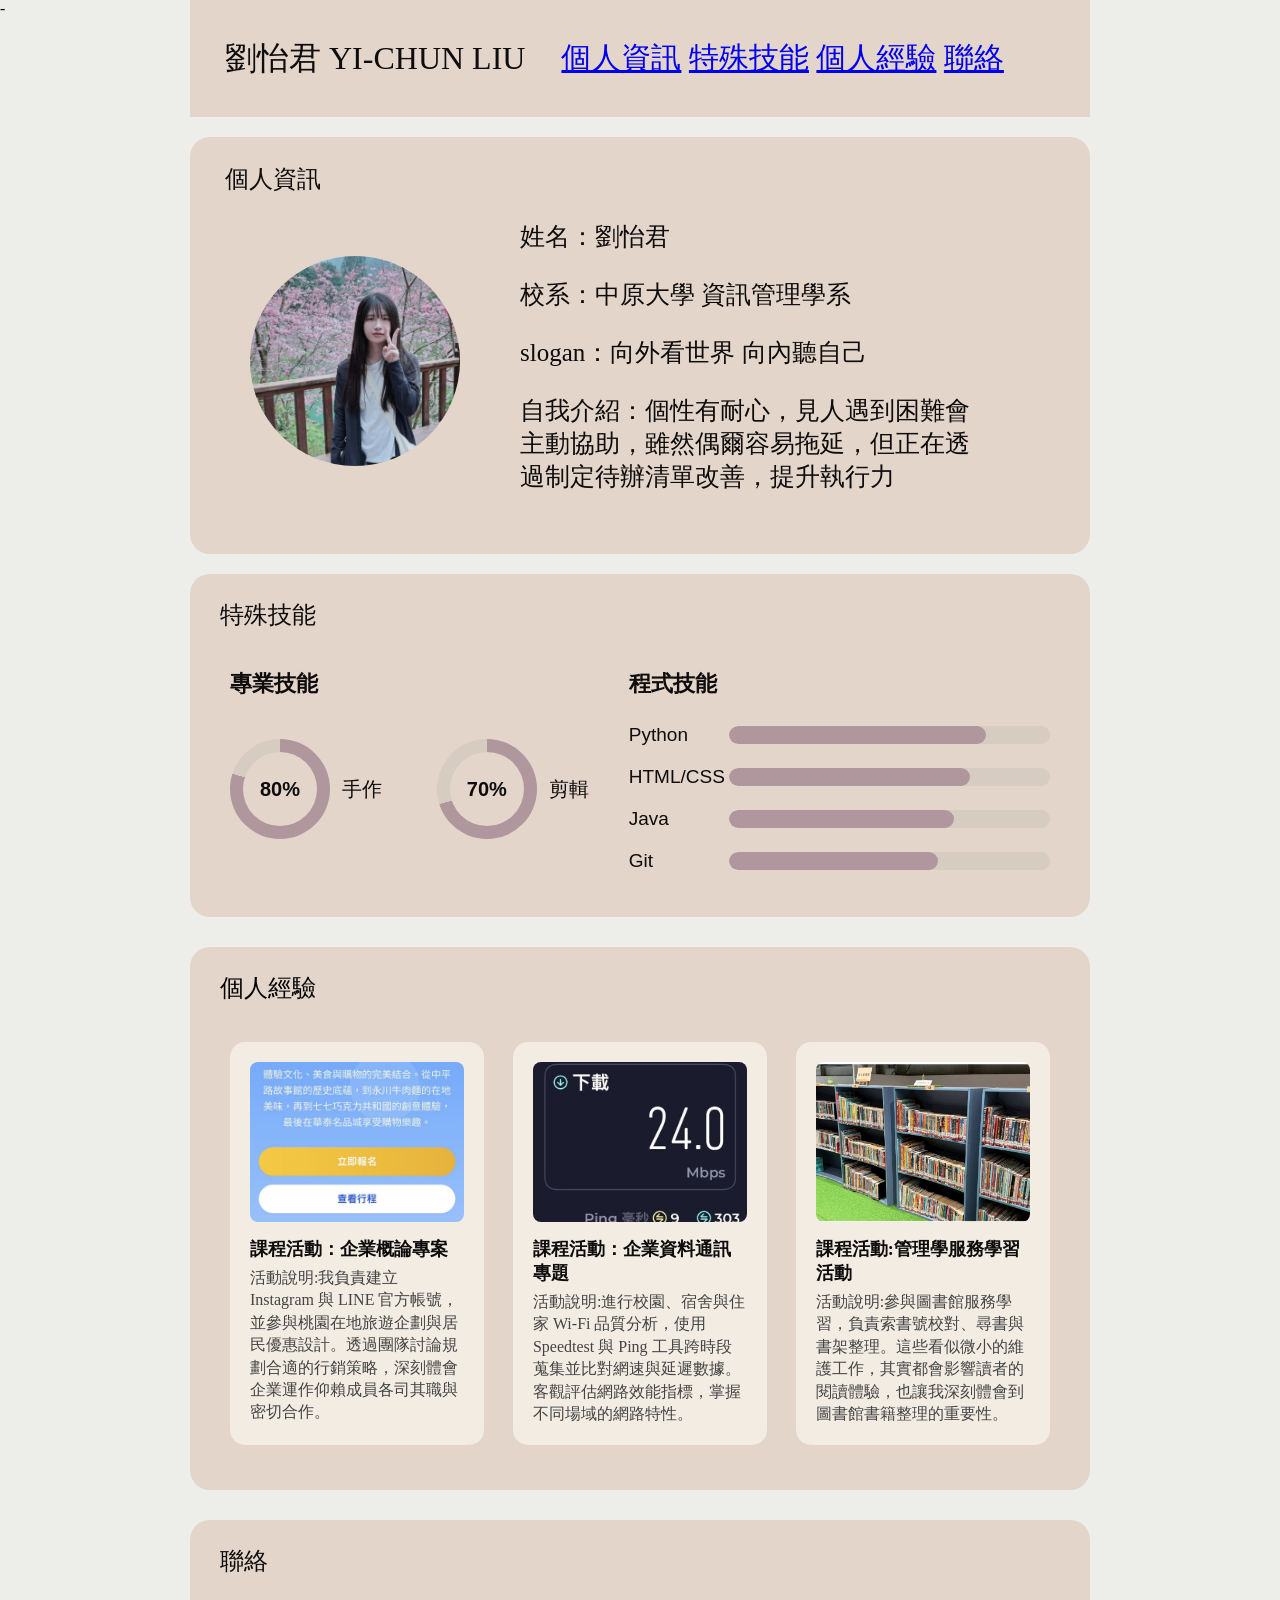
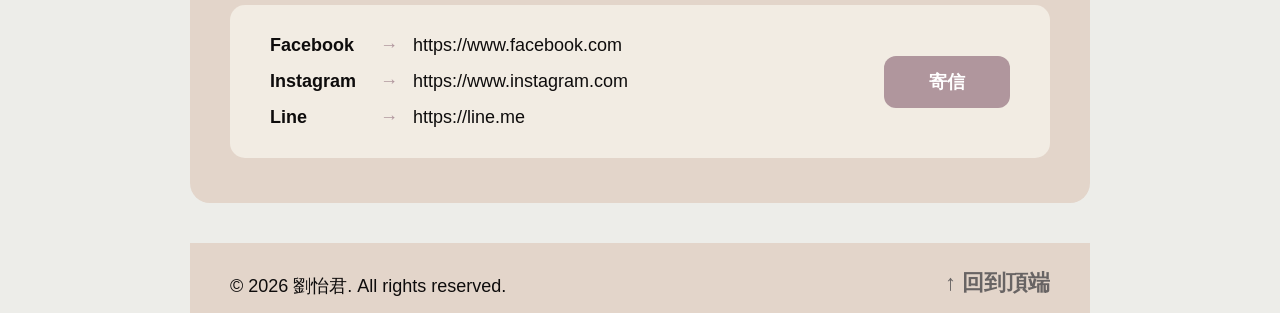
<file: index.html>
<!DOCTYPE html>
<html lang="en">
<head>
    <meta charset="UTF-8">
    <meta name="viewport" content="width=device-width, initial-scale=1.0">
    <title>個人網站</title>
    <link rel="stylesheet" href="assets/information.css">
 -  <link rel="stylesheet" href="assets/experience.css">
    <link rel="stylesheet" href="assets/skills.css">
    <link rel="stylesheet" href="assets/contact.css">
    <link rel="stylesheet" href="assets/footer.css">
    
</head>
<body>
    <header>
        <div class="name">劉怡君 YI-CHUN LIU</div>
        <nav>
            <a href="#information">個人資訊</a>
            <a href="#skills">特殊技能</a>
            <a href="#experience">個人經驗</a>
            <a href="#contact">聯絡</a>
        </nav>
    </header>

    <section class="information" id="information">
        <h1 class="title01">個人資訊</h1>
        <div class="content">
           <div class="photo01">
               <img src="image/photo.jpg.jpg" />
           </div>
           <div class="introduce">
               <p>姓名：劉怡君</p>
               <p>校系：中原大學 資訊管理學系</p>
               <p>slogan：向外看世界 向內聽自己</p>
               <p>自我介紹：個性有耐心，見人遇到困難會主動協助，雖然偶爾容易拖延，但正在透過制定待辦清單改善，提升執行力</p><br>
           </div>
        </div>
    </section>

 <section class="skills" id="skills">
    <h1 class="title02">特殊技能</h1>
    <div class="professional">
        <div class="left">
            <h4 class="skill01">專業技能</h4>
            <div class="rings-container">
                <div class="ring-item">
                    <div class="circle" style="--percent: 80%;">
                        <div class="ring-inner">80%</div>
                    </div>
                    <span class="ring-name">手作</span>
                </div>

                <div class="ring-item">
                    <div class="circle" style="--percent: 70%;">
                        <div class="ring-inner">70%</div>
                    </div>
                    <span class="ring-name">剪輯</span>
                </div>
            </div>
        </div>

        <div class="right">
            <h4 class="skill01">程式技能</h4>
            <div class="bar-item">
                <span class="bar-name">Python</span>
                <div class="bar-track">
                    <div class="bar-fill" style="width: 80%;"></div>
                </div>
            </div>

            <div class="bar-item">
                <span class="bar-name">HTML/CSS</span>
                <div class="bar-track">
                    <div class="bar-fill" style="width: 75%;"></div>
                </div>
            </div>

            <div class="bar-item">
                <span class="bar-name">Java</span>
                <div class="bar-track">
                    <div class="bar-fill" style="width: 70%;"></div>
                </div>
            </div>

            <div class="bar-item">
                <span class="bar-name">Git</span>
                <div class="bar-track">
                    <div class="bar-fill" style="width: 65%;"></div>
                </div>
            </div>
        </div>
    </div>
</section>

<section class="experience" id="experience">
    <h1 class="title03">個人經驗</h1>
    <div class="card01">
        <article class="card">
            <div class="card-img">
                <img src="image/website.jpg.jpg" alt="專案圖片">
            </div>
            <div class="card-desc">
                <span class="project-title">課程活動：企業概論專案</span><br>
                <span class="project-detail">活動說明:我負責建立 Instagram 與 LINE 官方帳號，並參與桃園在地旅遊企劃與居民優惠設計。透過團隊討論規劃合適的行銷策略，深刻體會企業運作仰賴成員各司其職與密切合作。 </span><br>
            </div>
        </article>

        <article class="card">
            <div class="card-img">
                <img src="image/web.jpg.jpg" alt="專案圖片">
            </div>
            <div class="card-desc">
                <span class="project-title">課程活動：企業資料通訊專題</span><br>
                <span class="project-detail">活動說明:進行校園、宿舍與住家 Wi-Fi 品質分析，使用 Speedtest 與 Ping 工具跨時段蒐集並比對網速與延遲數據。客觀評估網路效能指標，掌握不同場域的網路特性。</span>
            </div>
        </article>

        <article class="card">
            <div class="card-img">
                <img src="image/book.jpg.png" alt="整理完書櫃圖片">
            </div>
            <div class="card-desc">
                <span class="project-title">課程活動:管理學服務學習活動</span><br>
                <span class="project-detail">活動說明:參與圖書館服務學習，負責索書號校對、尋書與書架整理。這些看似微小的維護工作，其實都會影響讀者的閱讀體驗，也讓我深刻體會到圖書館書籍整理的重要性。</span><br>
            </div>
        </article>
    </div>
</section>

<section class="contact" id="contact">
    <div class="terminal">
        <h1 class="title04">聯絡</h1>
        <div class="links">
            <div class="link">
                <span class="platform">Facebook</span>
                <span class="arrow">→</span>
                <a href="https://www.facebook.com/share/1E4DamgkF6/?mibextid=wwXIfr" target="_blank">https://www.facebook.com</a>
            </div>
            <div class="link">
                <span class="platform">Instagram</span>
                <span class="arrow">→</span>
                <a href="https://www.instagram.com/yijun._.0219?xtok=ZXBvcXY1Z3RoNjcw&utm_source=qr" target="_blank">https://www.instagram.com</a>
            </div>
            <div class="link">
                <span class="platform">Line</span>
                <span class="arrow">→</span>
                <a href="https://line.me/D" target="_blank">https://line.me</a>
            </div>
        </div>

        <div class="contact-action">
            <a href="mailto:a0988951770@gmail.com" class="mailto">寄信</a>
        </div>
    </div>
</section>

<footer class="footer" id="footer">
    <p class="copyright">© 2026 劉怡君. All rights reserved.</p>
    <a href="#" class="back-to-top">↑ 回到頂端</a>
</footer>

</body>
</html>
</file>
<file: assets/information.css>
*{
    box-sizing: border-box;
}
                                                                   
body {
    background-color: #edede9;
    margin: 0px;
    padding: 0px;
}      

header {
    background-color: #e3d5ca;
    color: #0e0c0c;
    font-family: 標楷體; 
    text-align: left;           
    margin: -18px auto 0 auto;             
    padding: 30px 35px;
    font-size: 32px;
    width: 100%;
    max-width: 900px;
    align-items: center;
    display: flex;
}

nav {
    text-align: right;
    font-family: 標楷體; 
    margin-left: 20px ;
    color: #0e0c0c;            
    padding: 8px 16px;
    font-size: 30px;
}

nav a:hover {
    background-color: #D5B9B2;
    color: #FFFCF2;
}

.information {
    background-color: #e3d5ca;
    margin: 20px auto;
    padding: 50px 40px 0px 40px;
    width: 90%;
    max-width: 900px;
    border-radius: 20px;
    box-sizing: border-box;
    align-items: center;
    display: flex;
    position: relative;
}

 .title01 {
    position: absolute;
    font-family: 標楷體;
    color: #0e0c0c;
    top: 6px;
    left: 35px;    
    font-weight: normal;
    text-align: left;
}

.content {
    display: flex;
    align-items: center;
    width: 100%;
}

.photo01 {
    width: 210px;
    height: 210px;
    background-color: #d6ccc2;
    align-items: center;
    border-radius: 50%; 
    display: flex;
    margin-left: 20px;
    flex-shrink: 0;
    margin-top: -20px;
    overflow: hidden;
}

.photo01 img{
    width: 100%;
    height: 100%;
    object-fit: cover;
}

.introduce {
    font-family: 標楷體;
    font-size: 25px;
    margin: 8px 0;
    color: #0e0c0c;
    text-align: left;
    margin-left: 60px;
    max-width: 450px;
}


@media (max-width: 768px) {
    .information {
        flex-direction: column;
        padding: 50px 20px 30px 20px;
        text-align: center;
    }

    .content {
        flex-direction: column;
        align-items: center;
    }
    .photo01 {
        width: 150px;
        height: 150px;
        margin: 0 auto 20px auto;
    }

    .introduce {
        margin-left: 0;
        text-align: center;
        font-size: 20px;
    }
}
</file>
<file: assets/experience.css>
.experience {
    background-color: #e3d5ca;  
    margin: 30px auto;
    padding: 70px 40px 45px 40px;
    width: 90%;
    max-width: 900px;
    border-radius: 20px;
    box-sizing: border-box;
    position: relative;
}

.title03 {
    position: absolute;
    top: 25px;
    left: 30px;
    margin: 0;
    font-family: "標楷體";
    font-weight: normal;
    color: #000000;
}

.card01 {
    display: flex;
    justify-content: space-between;
    align-items: stretch; 
    gap: 20px;            
    width: 100%;
    margin-top: 25px;     
    box-sizing: border-box;
}

.card {
    background-color: #f2ece3;     
    border: #9a8c98;   
    border-radius: 15px;
    padding: 20px;
    width: 31%;                    
    display: flex;
    flex-direction: column;
    box-sizing: border-box;
}

.card-img {
    width: 100%;
    height: 160px;                
    background-color: #e6dfd5;     
    border-radius: 8px;
    display: flex;
    justify-content: center;
    align-items: center;
    overflow: hidden;
    margin-bottom: 15px;
}

.card-img img {
    width: 100%;
    height: 100%;
    object-fit: cover; 
}            

.card-desc {
    font-family: "標楷體";
    text-align: left;             
    margin: 0;
    width: 100%;
}

.project-title {
    font-size: 18px;
    font-weight: bold;
    color: #0e0c0c;
}

.project-detail {
    font-size: 16px;
    color: #444444;
    display: inline-block;
    margin-top: 6px;                
    line-height: 1.4;             
}

@media (max-width: 768px) {
    .experience {
        padding: 60px 20px 30px 20px;
        width: 90%;
    }

    .card01 {
        flex-direction: column;
        gap: 20px; 
    }

    .card {
        width: 100%;
    }
}
</file>
<file: assets/skills.css>
.skills {
    background-color: #e3d5ca;
    margin: 20px auto;
    padding: 80px 40px 45px 40px;
    width: 90%;
    max-width: 900px;
    border-radius: 20px;
    box-sizing: border-box;
    position: relative;
}

.title02 {
    position: absolute;
    top: 25px;
    left: 30px;
    margin: 0;
    font-family: "標楷體", sans-serif;
    font-weight: normal;
    color: #0e0c0c;
}

.professional {
    display: flex;
    justify-content: space-between;
    align-items: flex-start;
    gap: 40px;
    margin-top: 15px;
    width: 100%;
    box-sizing: border-box;
}

.skill01 {
    font-family: "標楷體", sans-serif;
    font-size: 22px;
    font-weight: bold;
    color: #0e0c0c;
    margin-top: 0;
    margin-bottom: 25px;
}

.left {
    width: 46%;
    display: flex;
    flex-direction: column;
}

.rings-container {
    display: flex;
    justify-content: space-between;
    align-items: center;
    margin-top: 15px;
    gap: 15px;
}

.ring-item {
    display: flex;
    align-items: center;
    gap: 12px;
}

.circle {
    width: 100px;
    height: 100px;
    border-radius: 50%;
    background: conic-gradient(#b0969d 0% var(--percent), #d6ccc2 var(--percent) 100%);
    display: flex;
    justify-content: center;
    align-items: center;
}


.ring-inner {
    width: 74px;
    height: 74px;
    border-radius: 50%;
    background-color: #e3d5ca;
    display: flex;
    justify-content: center;
    align-items: center;
    font-family: "標楷體", sans-serif;
    font-size: 20px;
    font-weight: bold;
    color: #0e0c0c;
}

.ring-name {
    font-family: "標楷體", sans-serif;
    font-size: 20px;
    color: #0e0c0c;
}

.right {
    width: 54%;
    display: flex;
    flex-direction: column;
}

.bar-item {
    display: flex;
    align-items: center;
    margin-bottom: 20px;
}

.bar-item:last-child {
    margin-bottom: 0;
}

.bar-name {
    width: 100px;
    font-family: "標楷體", sans-serif;
    font-size: 19px;
    color: #0e0c0c;
    flex-shrink: 0;
}

.bar-track {
    flex-grow: 1;
    height: 18px;
    background-color: #d6ccc2;
    border-radius: 10px;
    overflow: hidden;
}
.bar-fill {
    height: 100%;
    background-color: #b0969d;
    border-radius: 10px;
}

@media (max-width: 768px) {
    .skills {
        padding: 60px 20px 30px 20px;
        width: 90%;
    }

    .professional {
        flex-direction: column;
        gap: 30px;
    }

    .left, .right {
        width: 100%;
    }

    .rings-container {
        flex-direction: column;
        align-items: flex-start;
        gap: 15px;
    }

    .bar-item {
        width: 100%;
    }
}
</file>
<file: assets/contact.css>
.contact {
    background-color: #e3d5ca;
    margin: 30px auto;
    padding: 70px 40px 45px 40px;
    width: 90%;
    max-width: 900px;
    border-radius: 20px;
    box-sizing: border-box;
    position: relative;
    font-family: "標楷體", sans-serif;
}

.title04 {
    position: absolute;
    top: 25px;
    left: 30px;
    margin: 0;
    font-family: "標楷體", sans-serif;
    font-weight: normal;
    color: #0e0c0c;
}

.terminal {
    background-color: #f2ece3;
    border-radius: 15px;
    padding: 30px 40px;
    width: 100%;
    display: flex;
    justify-content: space-between;
    align-items: center;
    box-sizing: border-box;
    margin-top: 15px;
}

.links {
    display: flex;
    flex-direction: column;
    gap: 15px;
}

.link {
    display: flex;
    align-items: center;
    font-size: 18px;
    color: #0e0c0c;
}

.platform {
    width: 110px;
    display: inline-block;
    font-weight: bold;
}

.arrow {
    margin-right: 15px;
    color: #b0969d;
}

.link a {
    color: #0e0c0c;
    text-decoration: none;
}

.link a:hover {
    text-decoration: underline;
}

.mailto {
    display: inline-block;
    background-color: #b0969d;
    color: #ffffff;
    font-size: 18px;
    font-weight: bold;
    padding: 14px 45px;
    border-radius: 12px;
    text-decoration: none;
}

.mailto:hover {
    background-color: #9a8c98;
}

@media (max-width: 768px) {
    .contact {
        padding: 60px 20px 30px 20px;
        width: 90%;
    }

    .terminal {
        flex-direction: column;
        align-items: flex-start;
        padding: 25px 20px;
        gap: 25px;
    }

    .links {
        width: 100%;
        gap: 12px;
    }

    .mailto {
        width: 100%;
        text-align: center;
        box-sizing: border-box;
    }
}
</file>
<file: assets/footer.css>
.footer {
    background-color: #e3d5ca;
    width: 100%;
    max-width: 900px;
    margin: 40px auto 0 auto;
    padding: 15px 40px;
    box-sizing: border-box;
    display: flex;
    justify-content: space-between;
    align-items: flex-end; 
    height: 70px; 
}

.copyright {
    margin: 0;
    font-size: 18px;
    color: #0e0c0c;
    font-family: "標楷體", sans-serif;
}

.back-to-top {
    font-size: 22px;
    color: #686464;
    text-decoration: none;
    font-family: "標楷體", sans-serif;
    font-weight: bold;
}   

.back-to-top:hover {
    text-decoration: underline;
}

@media (max-width: 768px) {
    .footer {
        width: 90%;
        padding: 20px;
        height: auto; 
        flex-direction: column; 
        gap: 12px; 
        text-align: center;
    }

    .copyright, .back-to-top {
        font-size: 16px; 
    }
}
</file>
